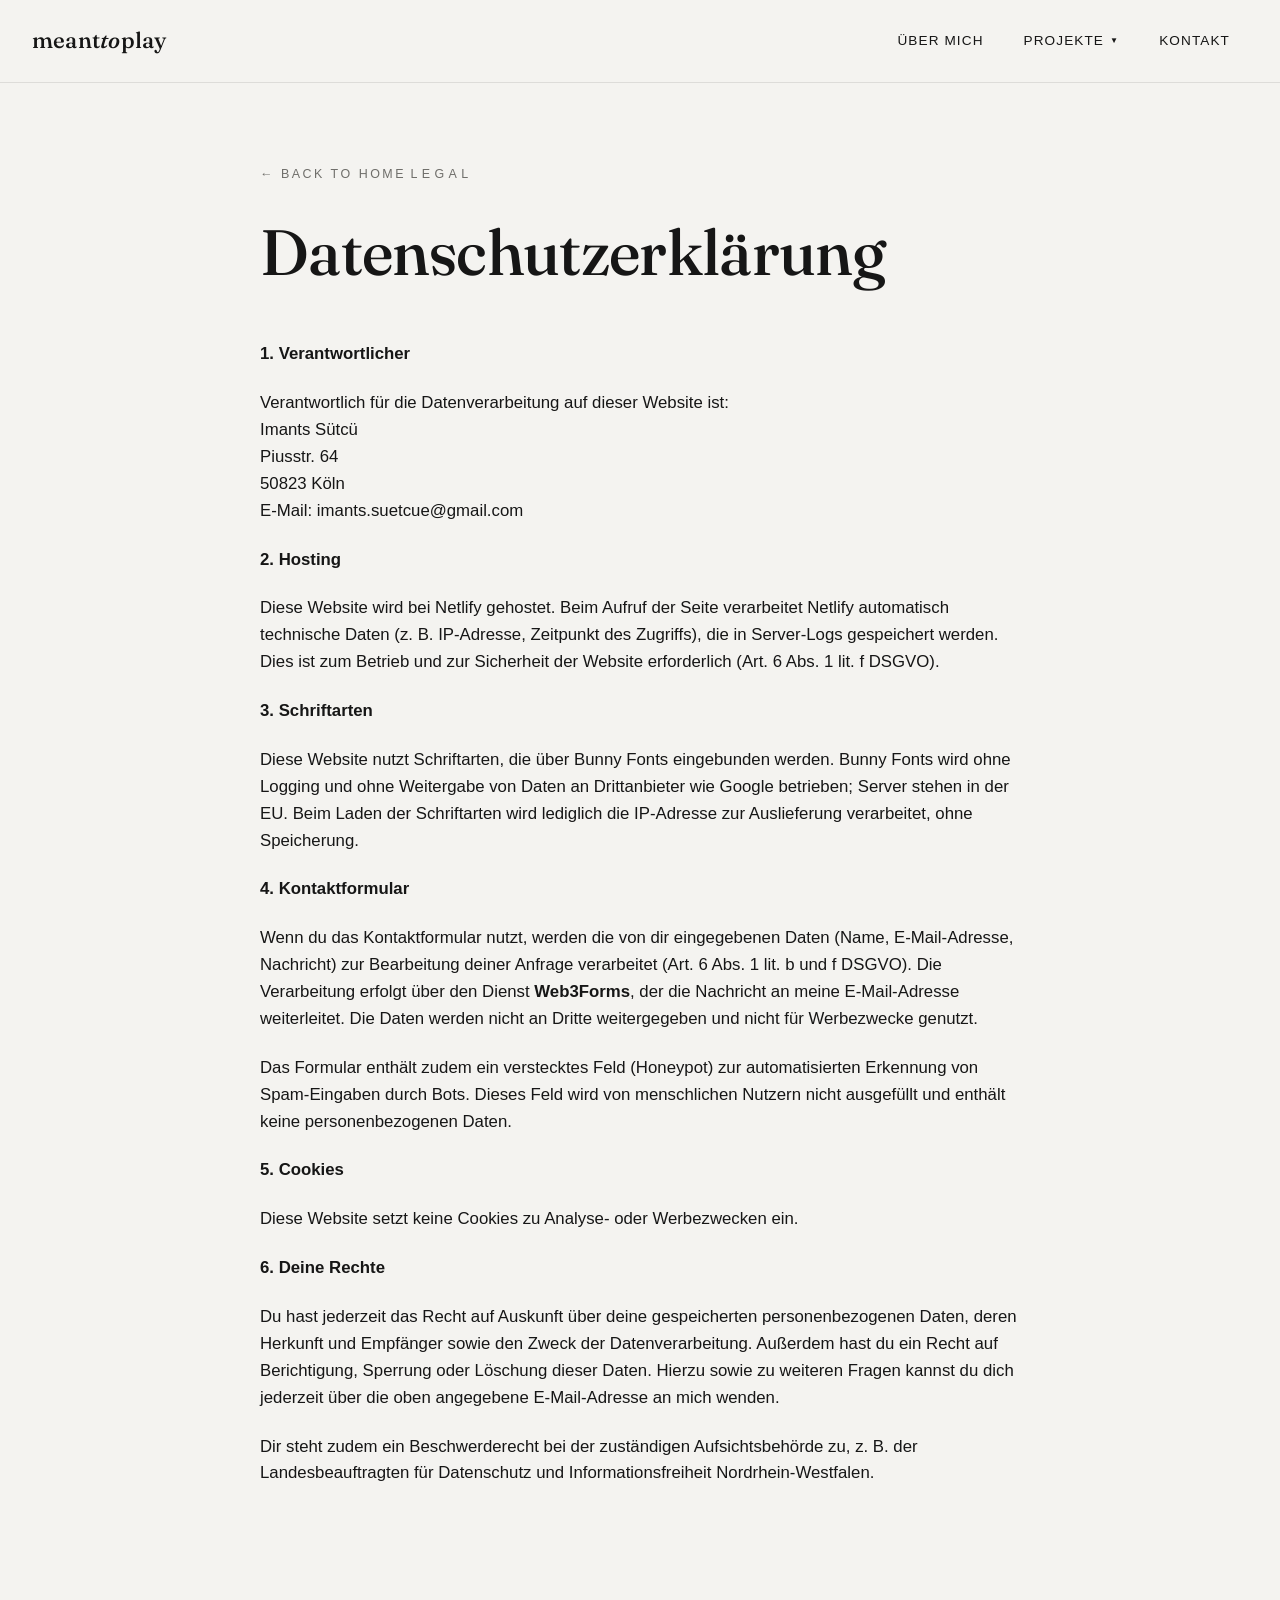
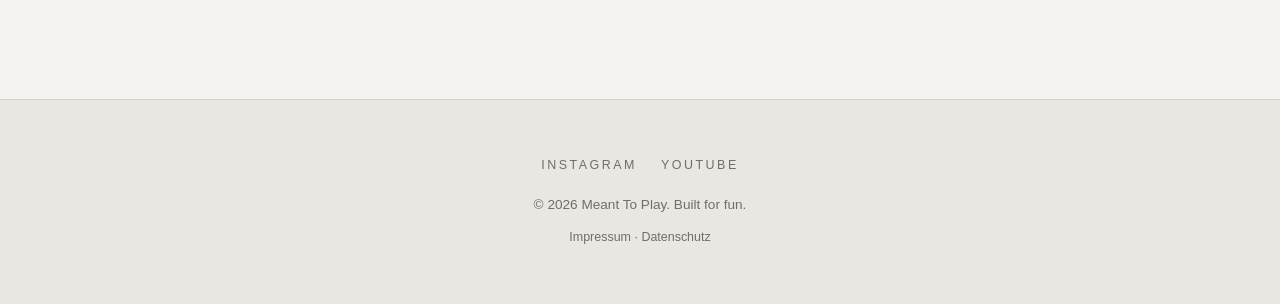
<file: datenschutz.html>
<!DOCTYPE html>
<html lang="de">
<head>
<meta charset="UTF-8">
<meta name="viewport" content="width=device-width, initial-scale=1.0">
<title>Datenschutz · Meant To Play</title>
<meta name="robots" content="noindex">
<link rel="preconnect" href="https://fonts.bunny.net">
<link href="https://fonts.bunny.net/css?family=work-sans:300,400,500|fraunces:300i,500" rel="stylesheet">
<link rel="stylesheet" href="css/style.css">
</head>
<body>

<header class="site-header scrolled">
  <nav class="nav">
    <a href="index.html#top" class="logo">meant<span>to</span>play</a>
    <button class="nav-toggle" aria-label="Toggle menu" aria-expanded="false">&#9776;</button>
    <ul class="nav-links">
      <li><a href="index.html#about">Über mich</a></li>
      <li>
        <button class="dropdown-toggle" aria-haspopup="true" aria-expanded="false">
          Projekte <span class="caret">&#9660;</span>
        </button>
        <ul class="dropdown">
          <li><a href="projects/pokerface.html">Pokerface</a></li>
          <li><a href="projects/the-intern.html">The Intern</a></li>
          <li><a href="projects/the-projectdeveloper.html">The Projectdeveloper</a></li>
        </ul>
      </li>
      <li><a href="index.html#contact">Kontakt</a></li>
    </ul>
  </nav>
</header>

<main>
  <section class="project-hero">
    <div class="container">
      <div class="project-hero-inner">
        <a href="index.html#top" class="back-link">&#8592; Back to home</a>
        <span class="eyebrow">Legal</span>
        <h1>Datenschutzerkl&auml;rung</h1>
      </div>
    </div>
  </section>

  <section>
    <div class="container">
      <div class="project-content">

        <p><strong>1. Verantwortlicher</strong></p>
        <p>
          Verantwortlich f&uuml;r die Datenverarbeitung auf dieser Website ist:<br>
          Imants S&uuml;tc&uuml;<br>
          Piusstr. 64<br>
          50823 K&ouml;ln<br>
          E-Mail: imants.suetcue@gmail.com
        </p>

        <p><strong>2. Hosting</strong></p>
        <p>Diese Website wird bei Netlify gehostet. Beim Aufruf der Seite verarbeitet Netlify automatisch technische Daten (z. B. IP-Adresse, Zeitpunkt des Zugriffs), die in Server-Logs gespeichert werden. Dies ist zum Betrieb und zur Sicherheit der Website erforderlich (Art. 6 Abs. 1 lit. f DSGVO).</p>

        <p><strong>3. Schriftarten</strong></p>
        <p>Diese Website nutzt Schriftarten, die &uuml;ber Bunny Fonts eingebunden werden. Bunny Fonts wird ohne Logging und ohne Weitergabe von Daten an Drittanbieter wie Google betrieben; Server stehen in der EU. Beim Laden der Schriftarten wird lediglich die IP-Adresse zur Auslieferung verarbeitet, ohne Speicherung.</p>

        <p><strong>4. Kontaktformular</strong></p>
        <p>Wenn du das Kontaktformular nutzt, werden die von dir eingegebenen Daten (Name, E-Mail-Adresse, Nachricht) zur Bearbeitung deiner Anfrage verarbeitet (Art. 6 Abs. 1 lit. b und f DSGVO). Die Verarbeitung erfolgt &uuml;ber den Dienst <strong>Web3Forms</strong>, der die Nachricht an meine E-Mail-Adresse weiterleitet. Die Daten werden nicht an Dritte weitergegeben und nicht f&uuml;r Werbezwecke genutzt.</p>
        <p>Das Formular enth&auml;lt zudem ein verstecktes Feld (Honeypot) zur automatisierten Erkennung von Spam-Eingaben durch Bots. Dieses Feld wird von menschlichen Nutzern nicht ausgef&uuml;llt und enth&auml;lt keine personenbezogenen Daten.</p>

        <p><strong>5. Cookies</strong></p>
        <p>Diese Website setzt keine Cookies zu Analyse- oder Werbezwecken ein.</p>

        <p><strong>6. Deine Rechte</strong></p>
        <p>Du hast jederzeit das Recht auf Auskunft &uuml;ber deine gespeicherten personenbezogenen Daten, deren Herkunft und Empf&auml;nger sowie den Zweck der Datenverarbeitung. Au&szlig;erdem hast du ein Recht auf Berichtigung, Sperrung oder L&ouml;schung dieser Daten. Hierzu sowie zu weiteren Fragen kannst du dich jederzeit &uuml;ber die oben angegebene E-Mail-Adresse an mich wenden.</p>
        <p>Dir steht zudem ein Beschwerderecht bei der zust&auml;ndigen Aufsichtsbeh&ouml;rde zu, z. B. der Landesbeauftragten f&uuml;r Datenschutz und Informationsfreiheit Nordrhein-Westfalen.</p>

      </div>
    </div>
  </section>
</main>

<footer class="site-footer">
  <div class="container">
    <div class="socials">
      <a href="https://www.instagram.com/imantssuetcue?igsh=MXR2cmdhZXhpb3UwZQ%3D%3D&amp;utm_source=qr" target="_blank" rel="noopener">Instagram</a>
      <a href="https://www.youtube.com/@imantssuetcue" target="_blank" rel="noopener">YouTube</a>
    </div>
    <p>&copy; <span id="year"></span> Meant To Play. Built for fun.</p>
    <p class="legal-links"><a href="impressum.html">Impressum</a> &middot; <a href="datenschutz.html">Datenschutz</a></p>
  </div>
</footer>

<script src="js/main.js"></script>
</body>
</html>
</file>
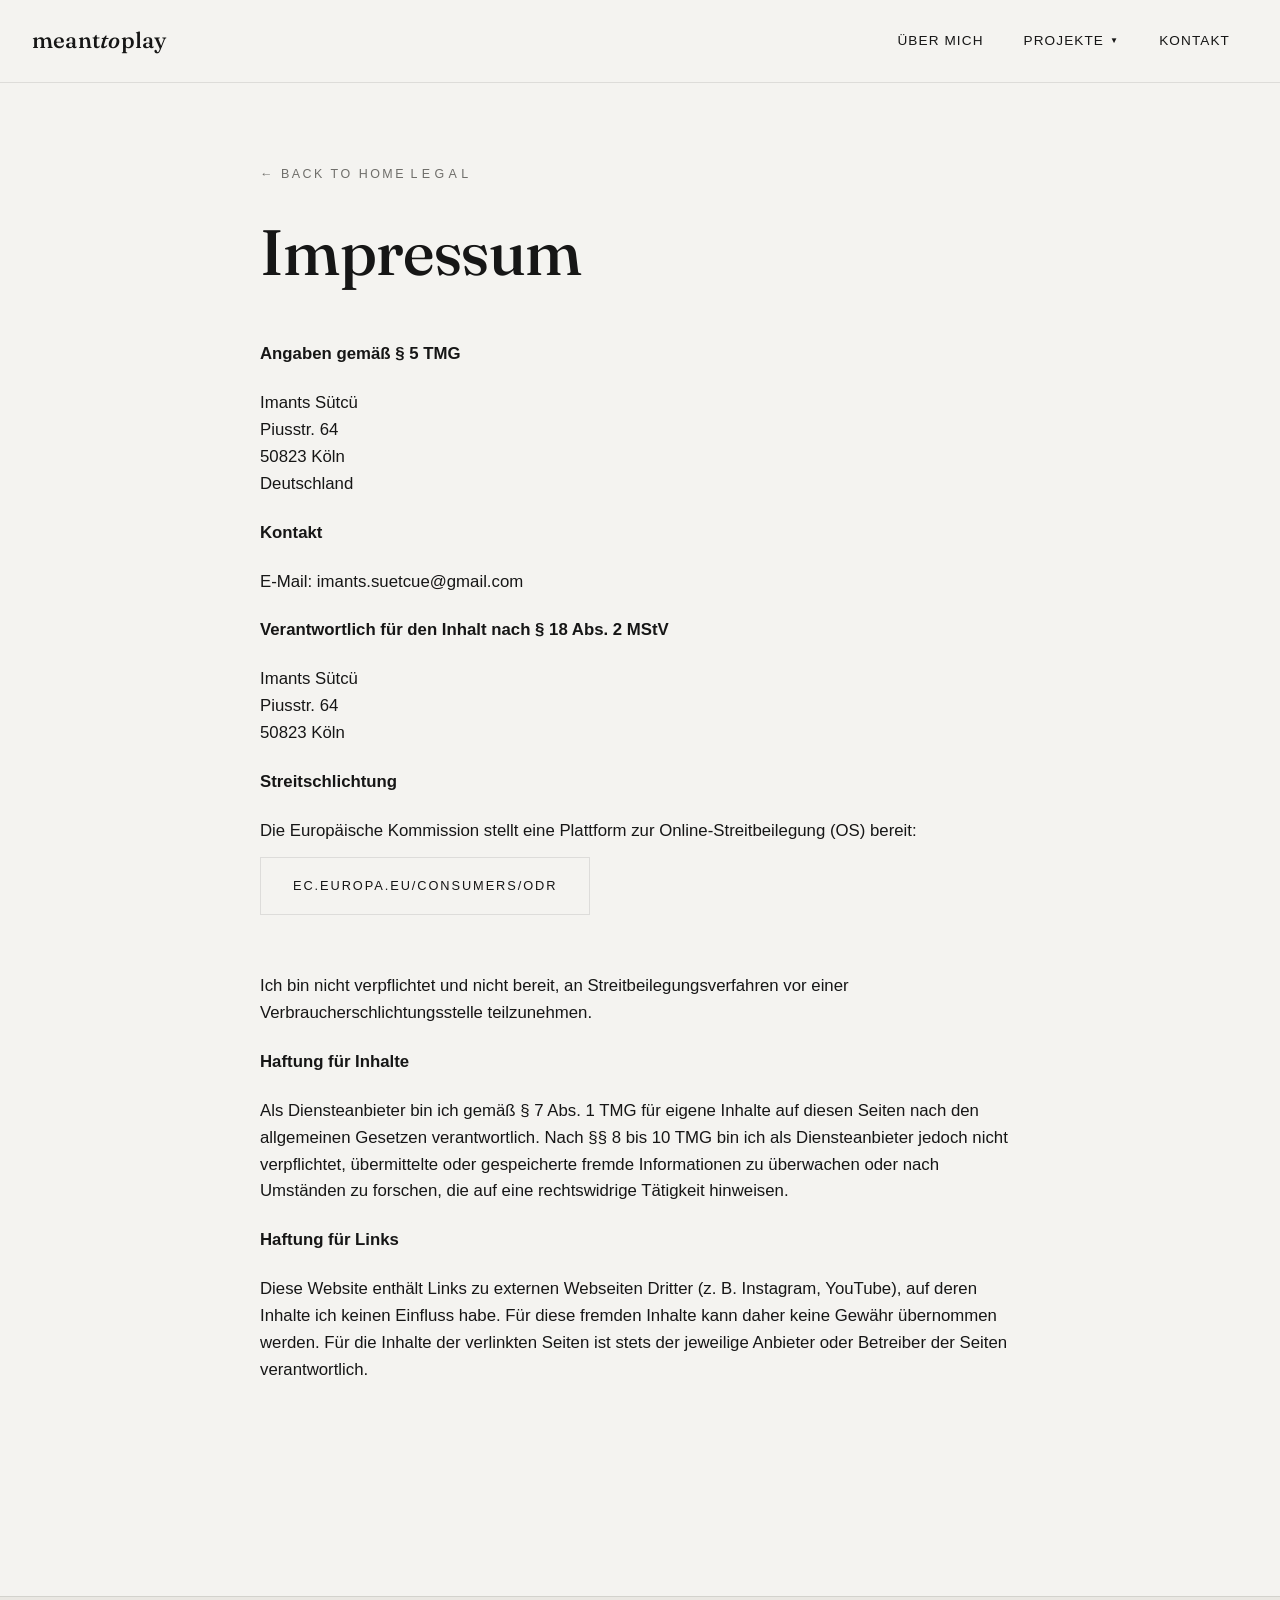
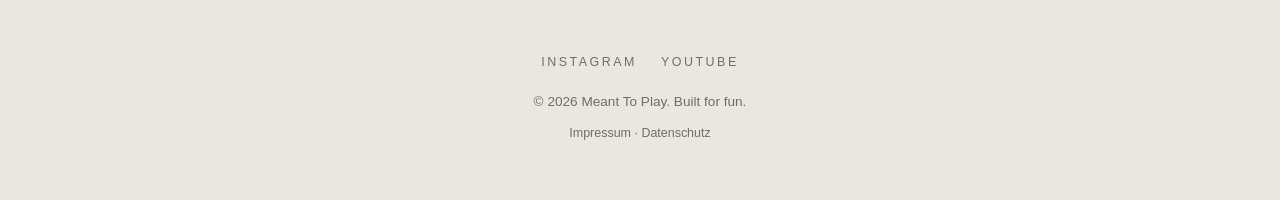
<file: impressum.html>
<!DOCTYPE html>
<html lang="de">
<head>
<meta charset="UTF-8">
<meta name="viewport" content="width=device-width, initial-scale=1.0">
<title>Impressum · Meant To Play</title>
<meta name="robots" content="noindex">
<link rel="preconnect" href="https://fonts.bunny.net">
<link href="https://fonts.bunny.net/css?family=work-sans:300,400,500|fraunces:300i,500" rel="stylesheet">
<link rel="stylesheet" href="css/style.css">
</head>
<body>

<header class="site-header scrolled">
  <nav class="nav">
    <a href="index.html#top" class="logo">meant<span>to</span>play</a>
    <button class="nav-toggle" aria-label="Toggle menu" aria-expanded="false">&#9776;</button>
    <ul class="nav-links">
      <li><a href="index.html#about">Über mich</a></li>
      <li>
        <button class="dropdown-toggle" aria-haspopup="true" aria-expanded="false">
          Projekte <span class="caret">&#9660;</span>
        </button>
        <ul class="dropdown">
          <li><a href="projects/pokerface.html">Pokerface</a></li>
          <li><a href="projects/the-intern.html">The Intern</a></li>
          <li><a href="projects/the-projectdeveloper.html">The Projectdeveloper</a></li>
        </ul>
      </li>
      <li><a href="index.html#contact">Kontakt</a></li>
    </ul>
  </nav>
</header>

<main>
  <section class="project-hero">
    <div class="container">
      <div class="project-hero-inner">
        <a href="index.html#top" class="back-link">&#8592; Back to home</a>
        <span class="eyebrow">Legal</span>
        <h1>Impressum</h1>
      </div>
    </div>
  </section>

  <section>
    <div class="container">
      <div class="project-content">
        <p><strong>Angaben gem&auml;&szlig; &sect; 5 TMG</strong></p>
        <p>
          Imants S&uuml;tc&uuml;<br>
          Piusstr. 64<br>
          50823 K&ouml;ln<br>
          Deutschland
        </p>

        <p><strong>Kontakt</strong></p>
        <p>E-Mail: imants.suetcue@gmail.com</p>

        <p><strong>Verantwortlich f&uuml;r den Inhalt nach &sect; 18 Abs. 2 MStV</strong></p>
        <p>
          Imants S&uuml;tc&uuml;<br>
          Piusstr. 64<br>
          50823 K&ouml;ln
        </p>

        <p><strong>Streitschlichtung</strong></p>
        <p>Die Europ&auml;ische Kommission stellt eine Plattform zur Online-Streitbeilegung (OS) bereit: <a href="https://ec.europa.eu/consumers/odr/" class="resource-link" target="_blank" rel="noopener">ec.europa.eu/consumers/odr</a></p>
        <p>Ich bin nicht verpflichtet und nicht bereit, an Streitbeilegungsverfahren vor einer Verbraucherschlichtungsstelle teilzunehmen.</p>

        <p><strong>Haftung f&uuml;r Inhalte</strong></p>
        <p>Als Diensteanbieter bin ich gem&auml;&szlig; &sect; 7 Abs. 1 TMG f&uuml;r eigene Inhalte auf diesen Seiten nach den allgemeinen Gesetzen verantwortlich. Nach &sect;&sect; 8 bis 10 TMG bin ich als Diensteanbieter jedoch nicht verpflichtet, &uuml;bermittelte oder gespeicherte fremde Informationen zu &uuml;berwachen oder nach Umst&auml;nden zu forschen, die auf eine rechtswidrige T&auml;tigkeit hinweisen.</p>

        <p><strong>Haftung f&uuml;r Links</strong></p>
        <p>Diese Website enth&auml;lt Links zu externen Webseiten Dritter (z. B. Instagram, YouTube), auf deren Inhalte ich keinen Einfluss habe. F&uuml;r diese fremden Inhalte kann daher keine Gew&auml;hr &uuml;bernommen werden. F&uuml;r die Inhalte der verlinkten Seiten ist stets der jeweilige Anbieter oder Betreiber der Seiten verantwortlich.</p>
      </div>
    </div>
  </section>
</main>

<footer class="site-footer">
  <div class="container">
    <div class="socials">
      <a href="https://www.instagram.com/imantssuetcue?igsh=MXR2cmdhZXhpb3UwZQ%3D%3D&amp;utm_source=qr" target="_blank" rel="noopener">Instagram</a>
      <a href="https://www.youtube.com/@imantssuetcue" target="_blank" rel="noopener">YouTube</a>
    </div>
    <p>&copy; <span id="year"></span> Meant To Play. Built for fun.</p>
    <p class="legal-links"><a href="impressum.html">Impressum</a> &middot; <a href="datenschutz.html">Datenschutz</a></p>
  </div>
</footer>

<script src="js/main.js"></script>
</body>
</html>
</file>
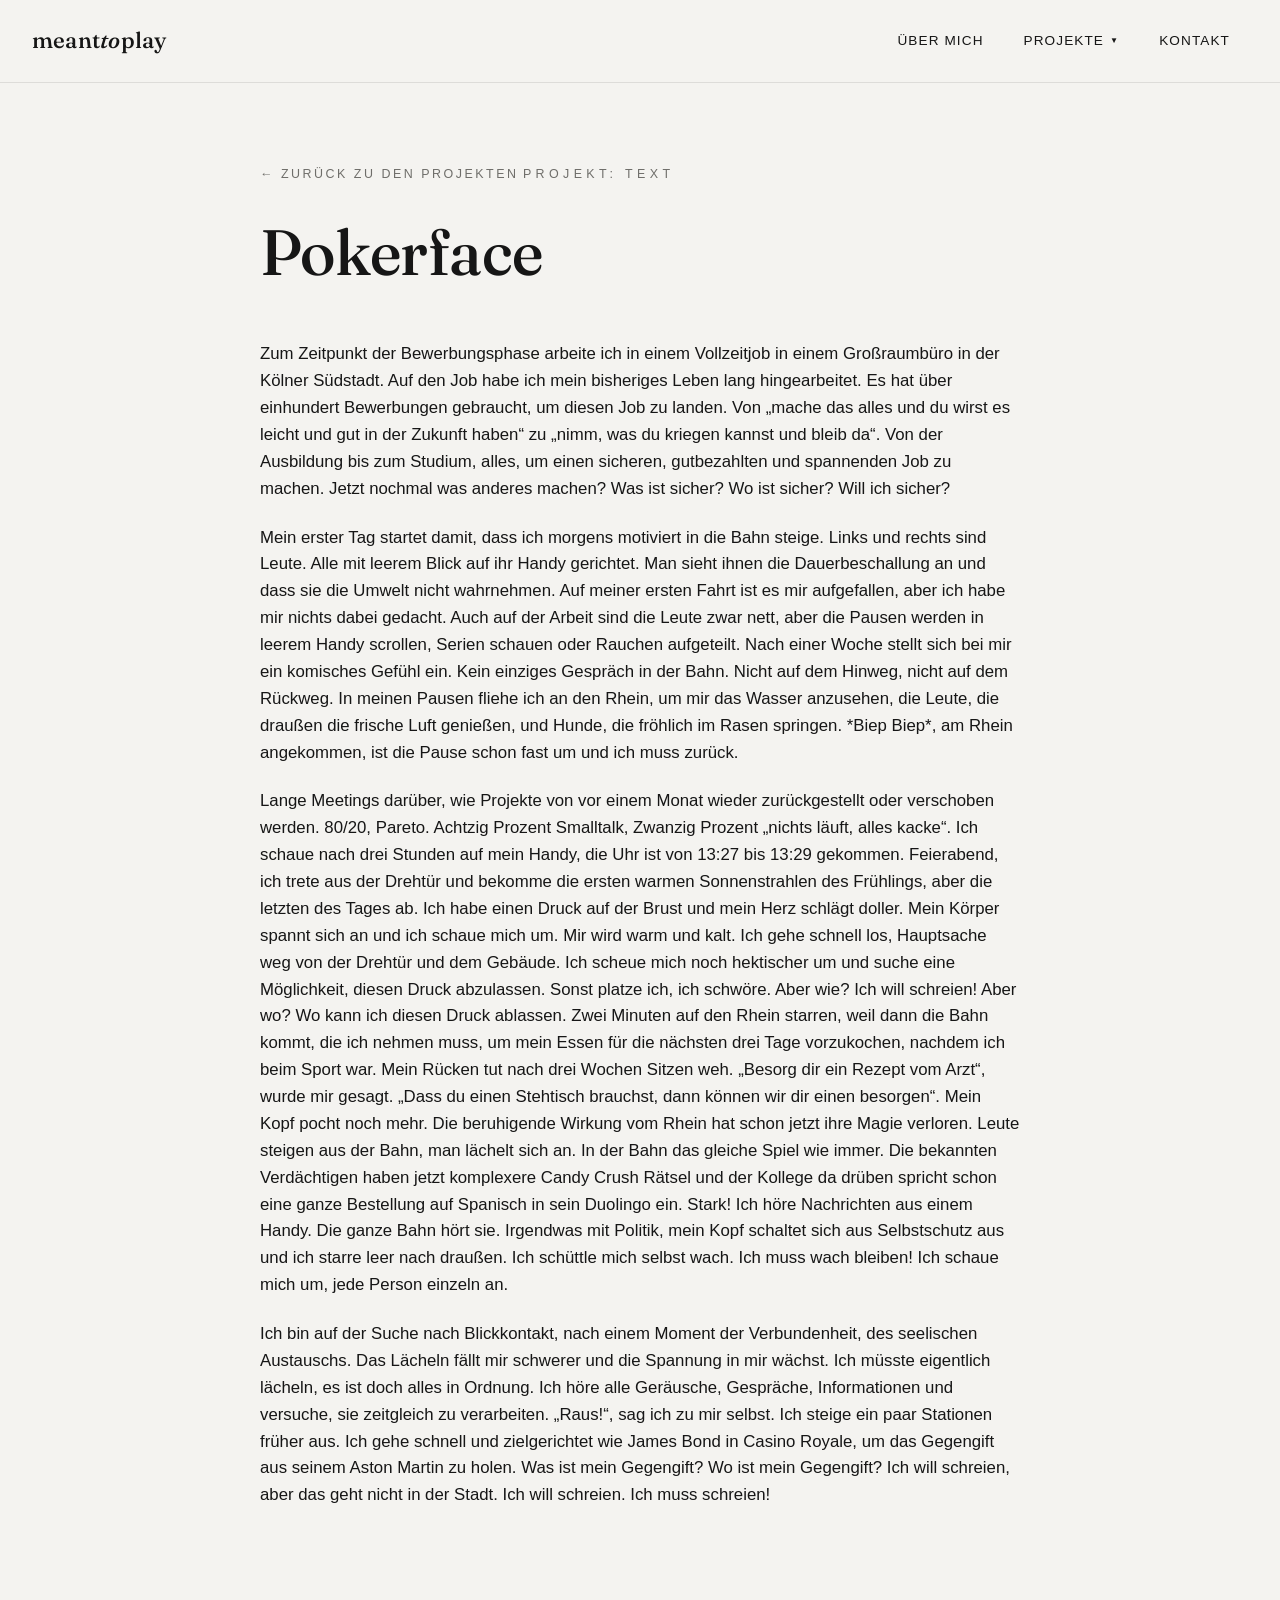
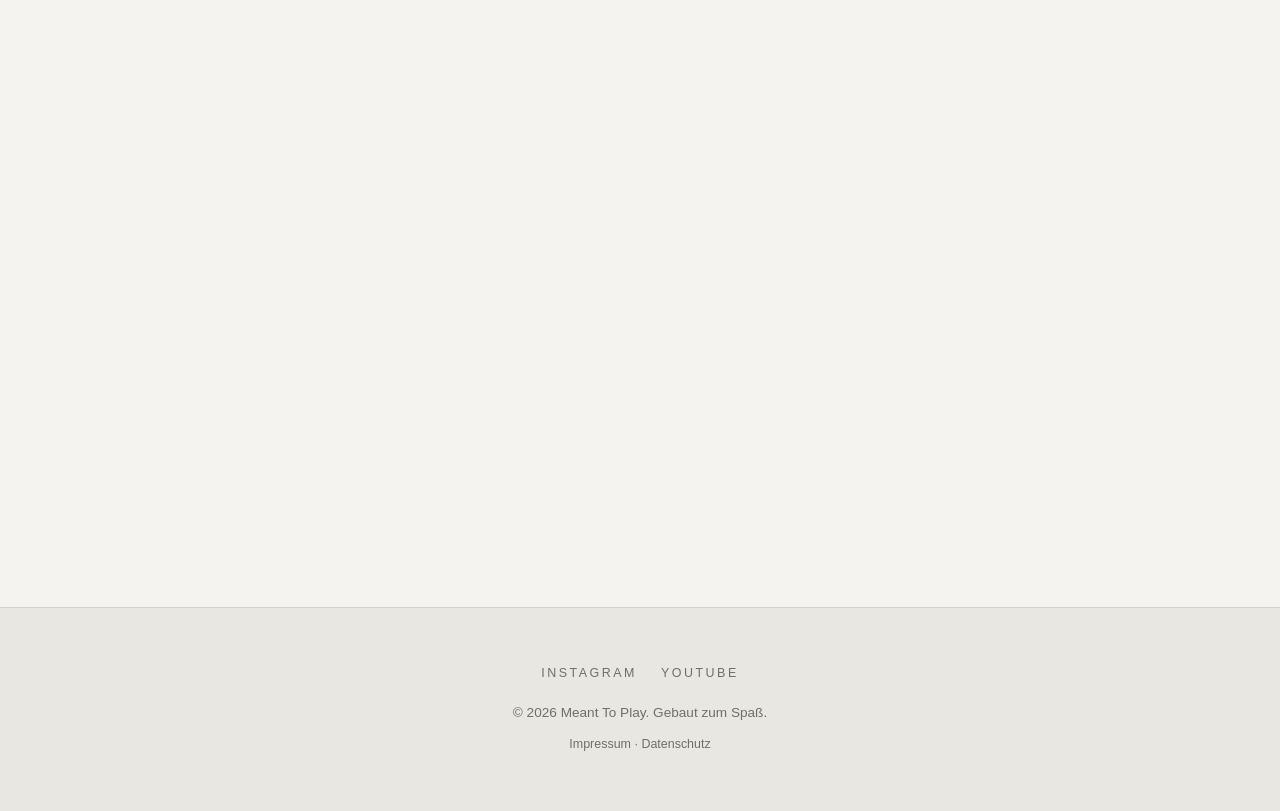
<file: projects/pokerface.html>
<!DOCTYPE html>
<html lang="de">
<head>
<meta charset="UTF-8">
<meta name="viewport" content="width=device-width, initial-scale=1.0">
<title>Pokerface · Meant To Play</title>
<meta name="description" content="Pokerface: ein Text über den Job, den Druck und den Moment, an dem alles kippt.">
<link rel="preconnect" href="https://fonts.bunny.net">
<link href="https://fonts.bunny.net/css?family=work-sans:300,400,500|fraunces:300i,500" rel="stylesheet">
<link rel="stylesheet" href="../css/style.css">
</head>
<body>

<header class="site-header scrolled">
  <nav class="nav">
    <a href="../index.html#top" class="logo">meant<span>to</span>play</a>
    <button class="nav-toggle" aria-label="Toggle menu" aria-expanded="false">&#9776;</button>
    <ul class="nav-links">
      <li><a href="../index.html#about">Über mich</a></li>
      <li>
        <button class="dropdown-toggle" aria-haspopup="true" aria-expanded="false">
          Projekte <span class="caret">&#9660;</span>
        </button>
        <ul class="dropdown">
          <li><a href="pokerface.html">Pokerface</a></li>
          <li><a href="the-intern.html">The Intern</a></li>
          <li><a href="the-projectdeveloper.html">The Projectdeveloper</a></li>
        </ul>
      </li>
      <li><a href="../index.html#contact">Kontakt</a></li>
    </ul>
  </nav>
</header>

<main>
  <section class="project-hero">
    <div class="container">
      <div class="project-hero-inner">
        <a href="../index.html#projects" class="back-link">&#8592; Zurück zu den Projekten</a>
        <span class="eyebrow">Projekt: Text</span>
        <h1>Pokerface</h1>
      </div>
    </div>
  </section>

  <section>
    <div class="container">
      <div class="project-content">
        <p>Zum Zeitpunkt der Bewerbungsphase arbeite ich in einem Vollzeitjob in einem Gro&szlig;raumb&uuml;ro in der K&ouml;lner S&uuml;dstadt. Auf den Job habe ich mein bisheriges Leben lang hingearbeitet. Es hat &uuml;ber einhundert Bewerbungen gebraucht, um diesen Job zu landen. Von &bdquo;mache das alles und du wirst es leicht und gut in der Zukunft haben&ldquo; zu &bdquo;nimm, was du kriegen kannst und bleib da&ldquo;. Von der Ausbildung bis zum Studium, alles, um einen sicheren, gutbezahlten und spannenden Job zu machen. Jetzt nochmal was anderes machen? Was ist sicher? Wo ist sicher? Will ich sicher?</p>

        <p>Mein erster Tag startet damit, dass ich morgens motiviert in die Bahn steige. Links und rechts sind Leute. Alle mit leerem Blick auf ihr Handy gerichtet. Man sieht ihnen die Dauerbeschallung an und dass sie die Umwelt nicht wahrnehmen. Auf meiner ersten Fahrt ist es mir aufgefallen, aber ich habe mir nichts dabei gedacht. Auch auf der Arbeit sind die Leute zwar nett, aber die Pausen werden in leerem Handy scrollen, Serien schauen oder Rauchen aufgeteilt. Nach einer Woche stellt sich bei mir ein komisches Gef&uuml;hl ein. Kein einziges Gespr&auml;ch in der Bahn. Nicht auf dem Hinweg, nicht auf dem R&uuml;ckweg. In meinen Pausen fliehe ich an den Rhein, um mir das Wasser anzusehen, die Leute, die drau&szlig;en die frische Luft genie&szlig;en, und Hunde, die fr&ouml;hlich im Rasen springen. *Biep Biep*, am Rhein angekommen, ist die Pause schon fast um und ich muss zur&uuml;ck.</p>

        <p>Lange Meetings dar&uuml;ber, wie Projekte von vor einem Monat wieder zur&uuml;ckgestellt oder verschoben werden. 80/20, Pareto. Achtzig Prozent Smalltalk, Zwanzig Prozent &bdquo;nichts l&auml;uft, alles kacke&ldquo;. Ich schaue nach drei Stunden auf mein Handy, die Uhr ist von 13:27 bis 13:29 gekommen. Feierabend, ich trete aus der Drehtür und bekomme die ersten warmen Sonnenstrahlen des Fr&uuml;hlings, aber die letzten des Tages ab. Ich habe einen Druck auf der Brust und mein Herz schl&auml;gt doller. Mein K&ouml;rper spannt sich an und ich schaue mich um. Mir wird warm und kalt. Ich gehe schnell los, Hauptsache weg von der Drehtür und dem Geb&auml;ude. Ich scheue mich noch hektischer um und suche eine M&ouml;glichkeit, diesen Druck abzulassen. Sonst platze ich, ich schw&ouml;re. Aber wie? Ich will schreien! Aber wo? Wo kann ich diesen Druck ablassen. Zwei Minuten auf den Rhein starren, weil dann die Bahn kommt, die ich nehmen muss, um mein Essen f&uuml;r die n&auml;chsten drei Tage vorzukochen, nachdem ich beim Sport war. Mein R&uuml;cken tut nach drei Wochen Sitzen weh. &bdquo;Besorg dir ein Rezept vom Arzt&ldquo;, wurde mir gesagt. &bdquo;Dass du einen Stehtisch brauchst, dann k&ouml;nnen wir dir einen besorgen&ldquo;. Mein Kopf pocht noch mehr. Die beruhigende Wirkung vom Rhein hat schon jetzt ihre Magie verloren. Leute steigen aus der Bahn, man l&auml;chelt sich an. In der Bahn das gleiche Spiel wie immer. Die bekannten Verd&auml;chtigen haben jetzt komplexere Candy Crush R&auml;tsel und der Kollege da dr&uuml;ben spricht schon eine ganze Bestellung auf Spanisch in sein Duolingo ein. Stark! Ich h&ouml;re Nachrichten aus einem Handy. Die ganze Bahn h&ouml;rt sie. Irgendwas mit Politik, mein Kopf schaltet sich aus Selbstschutz aus und ich starre leer nach drau&szlig;en. Ich sch&uuml;ttle mich selbst wach. Ich muss wach bleiben! Ich schaue mich um, jede Person einzeln an.</p>

        <p>Ich bin auf der Suche nach Blickkontakt, nach einem Moment der Verbundenheit, des seelischen Austauschs. Das L&auml;cheln f&auml;llt mir schwerer und die Spannung in mir w&auml;chst. Ich m&uuml;sste eigentlich l&auml;cheln, es ist doch alles in Ordnung. Ich h&ouml;re alle Ger&auml;usche, Gespr&auml;che, Informationen und versuche, sie zeitgleich zu verarbeiten. &bdquo;Raus!&ldquo;, sag ich zu mir selbst. Ich steige ein paar Stationen fr&uuml;her aus. Ich gehe schnell und zielgerichtet wie James Bond in Casino Royale, um das Gegengift aus seinem Aston Martin zu holen. Was ist mein Gegengift? Wo ist mein Gegengift? Ich will schreien, aber das geht nicht in der Stadt. Ich will schreien. Ich muss schreien!</p>

        <div class="video-embed">
          <iframe src="https://www.youtube.com/embed/vAmbqu6MsV0" title="Pokerface" allow="accelerometer; autoplay; clipboard-write; encrypted-media; gyroscope; picture-in-picture; web-share" allowfullscreen loading="lazy"></iframe>
        </div>
      </div>
    </div>
  </section>
</main>

<footer class="site-footer">
  <div class="container">
    <div class="socials">
      <a href="https://www.instagram.com/imantssuetcue?igsh=MXR2cmdhZXhpb3UwZQ%3D%3D&amp;utm_source=qr" target="_blank" rel="noopener">Instagram</a>
      <a href="https://www.youtube.com/@imantssuetcue" target="_blank" rel="noopener">YouTube</a>
    </div>
    <p>&copy; <span id="year"></span> Meant To Play. Gebaut zum Spaß.</p>
    <p class="legal-links"><a href="../impressum.html">Impressum</a> &middot; <a href="../datenschutz.html">Datenschutz</a></p>
  </div>
</footer>

<script src="../js/main.js"></script>
</body>
</html>
</file>
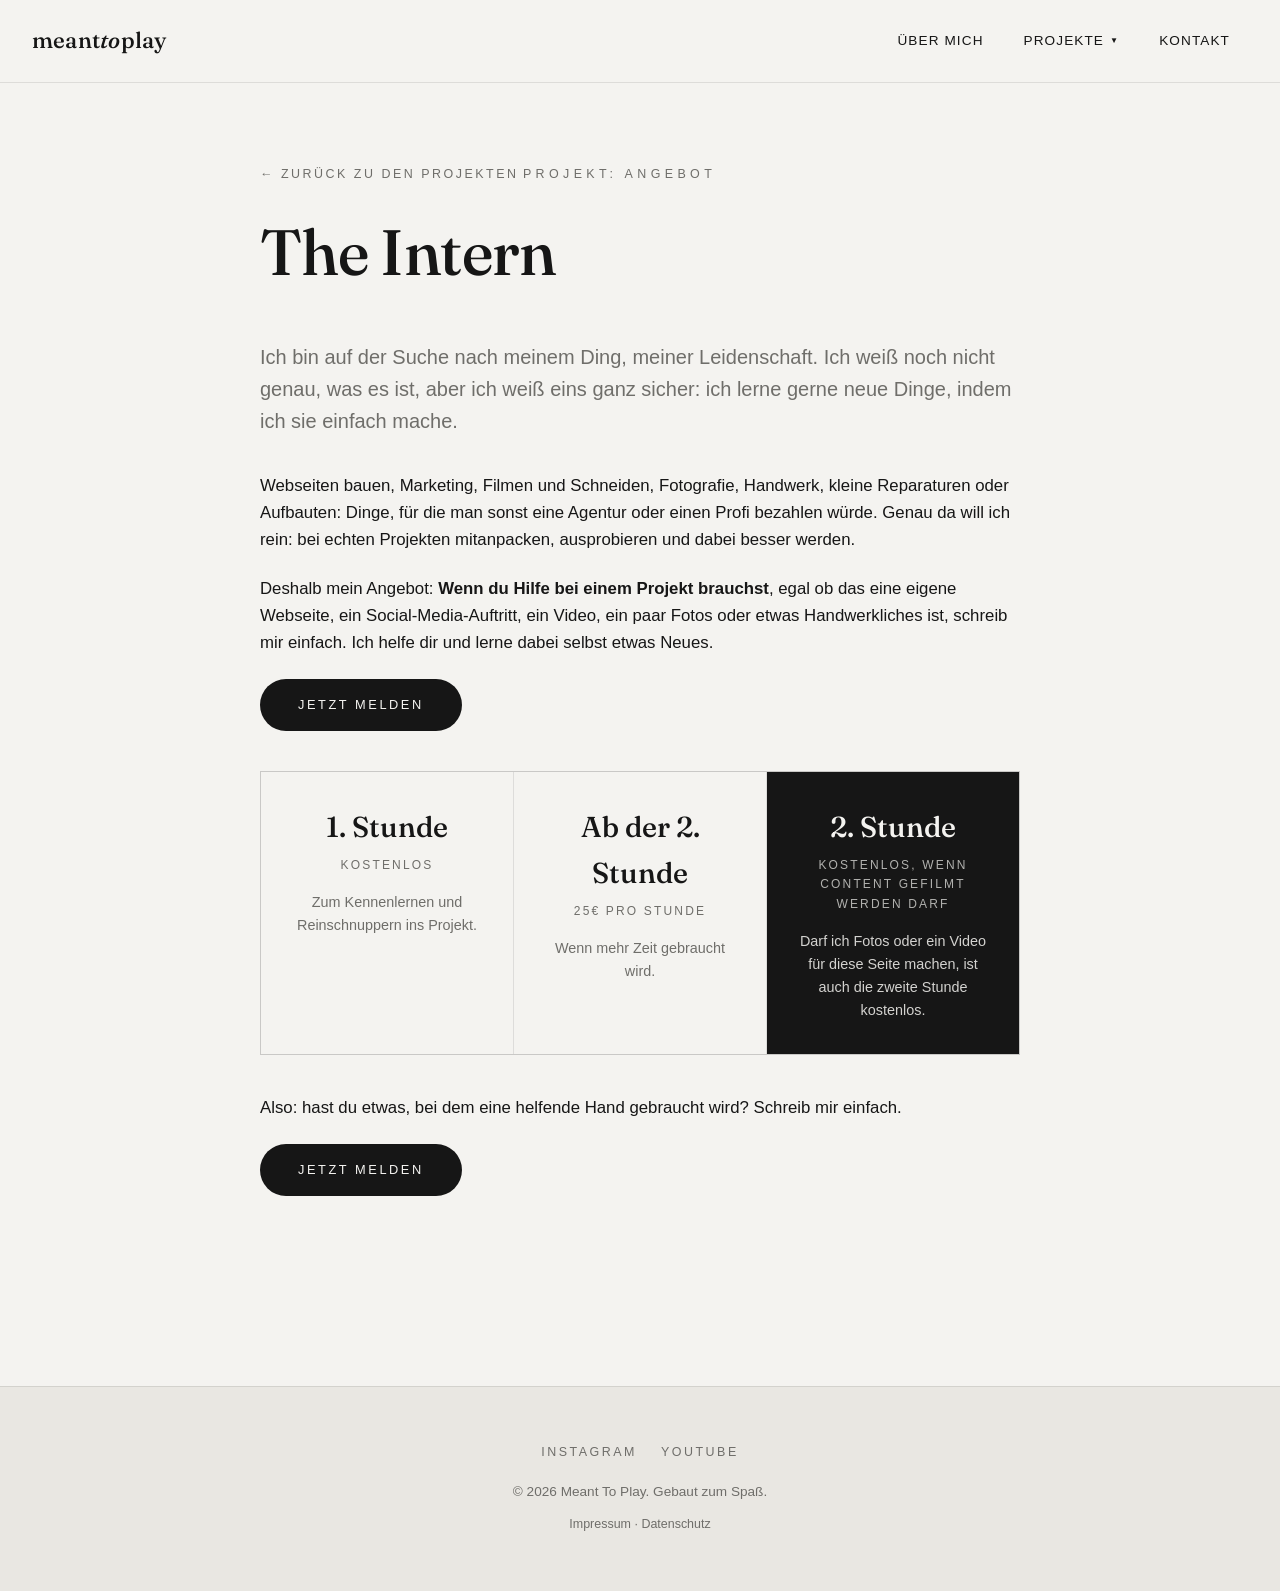
<file: projects/the-intern.html>
<!DOCTYPE html>
<html lang="de">
<head>
<meta charset="UTF-8">
<meta name="viewport" content="width=device-width, initial-scale=1.0">
<title>The Intern · Meant To Play</title>
<meta name="description" content="The Intern: auf der Suche nach meiner Leidenschaft, und ein Angebot. Ich helfe dir, kostenlos oder gegen eine kleine Vergütung.">
<link rel="preconnect" href="https://fonts.bunny.net">
<link href="https://fonts.bunny.net/css?family=work-sans:300,400,500|fraunces:300i,500" rel="stylesheet">
<link rel="stylesheet" href="../css/style.css">
</head>
<body>

<header class="site-header scrolled">
  <nav class="nav">
    <a href="../index.html#top" class="logo">meant<span>to</span>play</a>
    <button class="nav-toggle" aria-label="Toggle menu" aria-expanded="false">&#9776;</button>
    <ul class="nav-links">
      <li><a href="../index.html#about">Über mich</a></li>
      <li>
        <button class="dropdown-toggle" aria-haspopup="true" aria-expanded="false">
          Projekte <span class="caret">&#9660;</span>
        </button>
        <ul class="dropdown">
          <li><a href="pokerface.html">Pokerface</a></li>
          <li><a href="the-intern.html">The Intern</a></li>
          <li><a href="the-projectdeveloper.html">The Projectdeveloper</a></li>
        </ul>
      </li>
      <li><a href="../index.html#contact">Kontakt</a></li>
    </ul>
  </nav>
</header>

<main>
  <section class="project-hero">
    <div class="container">
      <div class="project-hero-inner">
        <a href="../index.html#projects" class="back-link">&#8592; Zurück zu den Projekten</a>
        <span class="eyebrow">Projekt: Angebot</span>
        <h1>The Intern</h1>
      </div>
    </div>
  </section>

  <section>
    <div class="container">
      <div class="project-content">
        <p class="lede">Ich bin auf der Suche nach meinem Ding, meiner Leidenschaft. Ich wei&szlig; noch nicht genau, was es ist, aber ich wei&szlig; eins ganz sicher: ich lerne gerne neue Dinge, indem ich sie einfach mache.</p>

        <p>Webseiten bauen, Marketing, Filmen und Schneiden, Fotografie, Handwerk, kleine Reparaturen oder Aufbauten: Dinge, f&uuml;r die man sonst eine Agentur oder einen Profi bezahlen w&uuml;rde. Genau da will ich rein: bei echten Projekten mitanpacken, ausprobieren und dabei besser werden.</p>

        <p>Deshalb mein Angebot: <strong>Wenn du Hilfe bei einem Projekt brauchst</strong>, egal ob das eine eigene Webseite, ein Social-Media-Auftritt, ein Video, ein paar Fotos oder etwas Handwerkliches ist, schreib mir einfach. Ich helfe dir und lerne dabei selbst etwas Neues.</p>

        <a href="../index.html#contact" class="btn">Jetzt melden</a>

        <div class="pricing-grid">
          <div class="pricing-card">
            <span class="pricing-value">1. Stunde</span>
            <span class="pricing-label">Kostenlos</span>
            <p>Zum Kennenlernen und Reinschnuppern ins Projekt.</p>
          </div>
          <div class="pricing-card">
            <span class="pricing-value">Ab der 2. Stunde</span>
            <span class="pricing-label">25&euro; pro Stunde</span>
            <p>Wenn mehr Zeit gebraucht wird.</p>
          </div>
          <div class="pricing-card pricing-card--highlight">
            <span class="pricing-value">2. Stunde</span>
            <span class="pricing-label">Kostenlos, wenn Content gefilmt werden darf</span>
            <p>Darf ich Fotos oder ein Video f&uuml;r diese Seite machen, ist auch die zweite Stunde kostenlos.</p>
          </div>
        </div>

        <p>Also: hast du etwas, bei dem eine helfende Hand gebraucht wird? Schreib mir einfach.</p>
        <a href="../index.html#contact" class="btn">Jetzt melden</a>
      </div>
    </div>
  </section>
</main>

<footer class="site-footer">
  <div class="container">
    <div class="socials">
      <a href="https://www.instagram.com/imantssuetcue?igsh=MXR2cmdhZXhpb3UwZQ%3D%3D&amp;utm_source=qr" target="_blank" rel="noopener">Instagram</a>
      <a href="https://www.youtube.com/@imantssuetcue" target="_blank" rel="noopener">YouTube</a>
    </div>
    <p>&copy; <span id="year"></span> Meant To Play. Gebaut zum Spaß.</p>
    <p class="legal-links"><a href="../impressum.html">Impressum</a> &middot; <a href="../datenschutz.html">Datenschutz</a></p>
  </div>
</footer>

<script src="../js/main.js"></script>
</body>
</html>
</file>
<file: css/style.css>
:root {
  --color-bg: #f4f3f0;
  --color-bg-alt: #e9e7e2;
  --color-text: #161616;
  --color-muted: #6f6e6a;
  --color-line: rgba(22, 22, 22, 0.1);
  --max-width: 1100px;
  --radius: 4px;
  --transition: 0.3s ease;
}

* {
  box-sizing: border-box;
  margin: 0;
  padding: 0;
}

html {
  scroll-behavior: smooth;
}

body {
  font-family: 'Work Sans', sans-serif;
  font-weight: 300;
  color: var(--color-text);
  background: var(--color-bg);
  line-height: 1.6;
  -webkit-font-smoothing: antialiased;
}

h1, h2, h3, h4 {
  font-family: 'Fraunces', serif;
  font-weight: 500;
  line-height: 1.1;
  letter-spacing: -0.01em;
}

a {
  color: inherit;
  text-decoration: none;
}

img {
  max-width: 100%;
  display: block;
}

.container {
  max-width: var(--max-width);
  margin: 0 auto;
  padding: 0 24px;
}

/* ---------- Header / Nav ---------- */

.site-header {
  position: fixed;
  top: 0;
  left: 0;
  right: 0;
  z-index: 100;
  transition: background var(--transition), border-color var(--transition);
  border-bottom: 1px solid transparent;
}

.site-header.scrolled {
  background: rgba(244, 243, 240, 0.9);
  backdrop-filter: blur(10px);
  border-bottom: 1px solid var(--color-line);
}

.nav {
  display: flex;
  align-items: center;
  justify-content: space-between;
  padding: 22px 32px;
  width: 100%;
}

.logo {
  font-family: 'Fraunces', serif;
  font-weight: 500;
  font-size: 1.4rem;
  letter-spacing: 0.01em;
  color: #fff;
  transition: color var(--transition);
}

.logo span {
  font-style: italic;
}

.site-header.scrolled .logo {
  color: var(--color-text);
}

.nav-links {
  display: flex;
  align-items: center;
  gap: 4px;
  list-style: none;
}

.nav-links > li {
  position: relative;
}

.nav-links > li > a,
.nav-links > li > button {
  display: inline-flex;
  align-items: center;
  gap: 6px;
  padding: 8px 18px;
  font-weight: 400;
  font-size: 0.85rem;
  letter-spacing: 0.08em;
  text-transform: uppercase;
  border-radius: 999px;
  transition: background var(--transition), color var(--transition);
  background: none;
  border: none;
  font-family: inherit;
  cursor: pointer;
  color: #fff;
}

.site-header.scrolled .nav-links > li > a,
.site-header.scrolled .nav-links > li > button {
  color: var(--color-text);
}

.nav-links > li > a:hover,
.nav-links > li > button:hover,
.nav-links > li.open > button {
  background: rgba(255, 255, 255, 0.12);
}

.site-header.scrolled .nav-links > li > a:hover,
.site-header.scrolled .nav-links > li > button:hover,
.site-header.scrolled .nav-links > li.open > button {
  background: rgba(22, 22, 22, 0.06);
}

.nav-links .caret {
  font-size: 0.6em;
  transition: transform var(--transition);
}

.nav-links > li.open .caret {
  transform: rotate(180deg);
}

/* Dropdown */

.dropdown {
  position: absolute;
  top: calc(100% + 8px);
  left: 50%;
  transform: translateX(-50%) translateY(8px);
  min-width: 200px;
  background: var(--color-text);
  border-radius: var(--radius);
  box-shadow: 0 12px 30px rgba(0, 0, 0, 0.25);
  padding: 8px;
  list-style: none;
  opacity: 0;
  visibility: hidden;
  transition: opacity var(--transition), transform var(--transition), visibility var(--transition);
}

.nav-links > li.open .dropdown,
.nav-links > li:hover .dropdown,
.nav-links > li:focus-within .dropdown {
  opacity: 1;
  visibility: visible;
  transform: translateX(-50%) translateY(0);
}

.dropdown li a {
  display: block;
  padding: 12px 16px;
  border-radius: 2px;
  font-size: 0.85rem;
  font-weight: 400;
  letter-spacing: 0.04em;
  color: #fff;
  transition: background var(--transition);
}

.dropdown li a:hover {
  background: rgba(255, 255, 255, 0.1);
}

/* Mobile nav toggle */

.nav-toggle {
  display: none;
  background: none;
  border: none;
  cursor: pointer;
  font-size: 1.5rem;
  padding: 4px 8px;
  color: #fff;
  transition: color var(--transition);
}

.site-header.scrolled .nav-toggle {
  color: var(--color-text);
}

@media (max-width: 760px) {
  .nav-toggle {
    display: block;
  }

  .nav-links {
    position: absolute;
    top: 100%;
    left: 0;
    right: 0;
    background: var(--color-text);
    flex-direction: column;
    align-items: stretch;
    gap: 0;
    padding: 8px 24px 16px;
    display: none;
  }

  .nav-links.open {
    display: flex;
  }

  .nav-links > li > a,
  .nav-links > li > button {
    width: 100%;
    justify-content: space-between;
    border-radius: 2px;
    color: #fff;
  }

  .dropdown {
    position: static;
    transform: none;
    box-shadow: none;
    opacity: 1;
    visibility: visible;
    display: none;
    width: 100%;
    margin-top: 4px;
    padding-left: 8px;
    background: rgba(255, 255, 255, 0.06);
  }

  .nav-links > li.open .dropdown {
    display: block;
  }
}

/* ---------- Hero Carousel ---------- */

.hero-carousel {
  position: relative;
  height: 100vh;
  min-height: 560px;
  overflow: hidden;
  background: #0c0c0c;
  padding: 0;
}

.hero-carousel .carousel-track {
  display: flex;
  height: 100%;
  transition: transform 1.1s cubic-bezier(0.65, 0, 0.35, 1);
}

.hero-carousel .carousel-slide {
  flex: 0 0 100%;
  height: 100%;
  position: relative;
}

.hero-carousel .carousel-slide img {
  width: 100%;
  height: 100%;
  object-fit: cover;
  filter: grayscale(35%) contrast(1.05);
}

.hero-carousel .carousel-slide::after {
  content: '';
  position: absolute;
  inset: 0;
  background: linear-gradient(180deg, rgba(0, 0, 0, 0.35) 0%, rgba(0, 0, 0, 0.1) 40%, rgba(0, 0, 0, 0.55) 100%);
}

.hero-content {
  position: absolute;
  inset: 0;
  z-index: 5;
  display: flex;
  flex-direction: column;
  align-items: center;
  justify-content: center;
  text-align: center;
  color: #fff;
  pointer-events: none;
  padding: 0 24px;
}

.hero-content .eyebrow {
  font-size: 0.8rem;
  font-weight: 400;
  letter-spacing: 0.35em;
  text-transform: uppercase;
  margin-bottom: 22px;
  opacity: 0.85;
}

.hero-content h1 {
  font-size: clamp(3rem, 10vw, 7rem);
  font-weight: 500;
  margin-bottom: 22px;
}

.hero-content h1 em {
  font-style: italic;
  font-weight: 300;
}

.hero-content p {
  max-width: 520px;
  margin: 0 auto;
  font-size: 1.05rem;
  font-weight: 300;
  opacity: 0.85;
}

.scroll-cue {
  position: absolute;
  bottom: 36px;
  left: 50%;
  transform: translateX(-50%);
  z-index: 5;
  color: #fff;
  display: flex;
  flex-direction: column;
  align-items: center;
  gap: 10px;
  font-size: 0.75rem;
  letter-spacing: 0.3em;
  text-transform: uppercase;
  opacity: 0.85;
}

.scroll-cue .line {
  width: 1px;
  height: 40px;
  background: rgba(255, 255, 255, 0.6);
  animation: scroll-cue-move 2s ease-in-out infinite;
}

@keyframes scroll-cue-move {
  0%, 100% { transform: scaleY(1); transform-origin: top; }
  50% { transform: scaleY(0.4); transform-origin: top; }
}

.hero-carousel .carousel-controls {
  position: absolute;
  inset: 0;
  z-index: 6;
  display: flex;
  align-items: center;
  justify-content: space-between;
  padding: 0 24px;
  pointer-events: none;
}

.hero-carousel .carousel-btn {
  pointer-events: all;
  background: transparent;
  border: 1px solid rgba(255, 255, 255, 0.4);
  color: #fff;
  width: 48px;
  height: 48px;
  border-radius: 50%;
  font-size: 1.3rem;
  cursor: pointer;
  display: flex;
  align-items: center;
  justify-content: center;
  transition: background var(--transition), border-color var(--transition);
}

.hero-carousel .carousel-btn:hover {
  background: rgba(255, 255, 255, 0.12);
  border-color: #fff;
}

.hero-carousel .carousel-dots {
  position: absolute;
  bottom: 36px;
  right: 24px;
  z-index: 6;
  display: flex;
  gap: 10px;
}

.hero-carousel .carousel-dots button {
  width: 8px;
  height: 8px;
  border-radius: 50%;
  border: 1px solid rgba(255, 255, 255, 0.6);
  background: transparent;
  cursor: pointer;
  padding: 0;
  transition: background var(--transition), transform var(--transition);
}

.hero-carousel .carousel-dots button.active {
  background: #fff;
  transform: scale(1.2);
}

.hero-carousel .carousel-caption {
  position: absolute;
  left: 24px;
  bottom: 36px;
  z-index: 6;
  color: rgba(255, 255, 255, 0.75);
  font-size: 0.8rem;
  letter-spacing: 0.15em;
  text-transform: uppercase;
}

/* ---------- Sections (general) ---------- */

section {
  padding: 110px 0;
}

.section-header {
  margin-bottom: 56px;
}

.section-header .eyebrow {
  display: inline-block;
  font-size: 0.78rem;
  font-weight: 400;
  letter-spacing: 0.35em;
  text-transform: uppercase;
  color: var(--color-muted);
  margin-bottom: 16px;
}

.section-header h2 {
  font-size: clamp(2.2rem, 5vw, 3.4rem);
  font-weight: 500;
}

.section-header p {
  margin-top: 18px;
  color: var(--color-muted);
  max-width: 620px;
  font-weight: 300;
}

/* Reveal-on-scroll */

.reveal {
  opacity: 0;
  transform: translateY(28px);
  transition: opacity 0.8s ease, transform 0.8s ease;
}

.reveal.is-visible {
  opacity: 1;
  transform: translateY(0);
}

/* ---------- About ---------- */

.about {
  background: var(--color-bg);
  border-top: 1px solid var(--color-line);
}

.about-grid {
  display: grid;
  grid-template-columns: 1fr 1.3fr;
  gap: 64px;
  align-items: center;
}

.about-photo {
  overflow: hidden;
  aspect-ratio: 4 / 5;
}

.about-photo img {
  width: 100%;
  height: 100%;
  object-fit: cover;
  filter: grayscale(60%);
}

.about-text h2 {
  font-size: clamp(1.9rem, 4vw, 2.6rem);
  margin-bottom: 24px;
  font-weight: 500;
}

.about-text p {
  color: var(--color-muted);
  margin-bottom: 18px;
  font-size: 1.05rem;
  font-weight: 300;
}

.about-text p strong {
  color: var(--color-text);
  font-weight: 500;
}

.about-tags {
  display: flex;
  flex-wrap: wrap;
  gap: 10px;
  margin-top: 28px;
}

.about-tags span {
  border: 1px solid var(--color-line);
  border-radius: 999px;
  padding: 9px 20px;
  font-size: 0.78rem;
  font-weight: 400;
  letter-spacing: 0.1em;
  text-transform: uppercase;
  color: var(--color-muted);
}

@media (max-width: 760px) {
  .about-grid {
    grid-template-columns: 1fr;
  }

  .about-photo {
    max-width: 360px;
    margin: 0 auto;
  }
}

/* ---------- Projects ---------- */

.projects {
  background: var(--color-bg-alt);
  border-top: 1px solid var(--color-line);
}

.projects-grid {
  display: grid;
  grid-template-columns: repeat(auto-fit, minmax(280px, 1fr));
  gap: 1px;
  background: var(--color-line);
  border: 1px solid var(--color-line);
}

.project-card {
  background: var(--color-bg-alt);
  overflow: hidden;
  transition: background var(--transition);
  display: flex;
  flex-direction: column;
}

.project-card:hover {
  background: var(--color-bg);
}

.project-card .thumb {
  aspect-ratio: 4 / 3;
  overflow: hidden;
}

.project-card .thumb img {
  width: 100%;
  height: 100%;
  object-fit: cover;
  filter: grayscale(70%);
  transition: transform 0.6s ease, filter 0.6s ease;
}

.project-card:hover .thumb img {
  transform: scale(1.05);
  filter: grayscale(0%);
}

.project-card .body {
  padding: 28px 30px 32px;
  flex: 1;
  display: flex;
  flex-direction: column;
}

.project-card h3 {
  font-size: 1.4rem;
  margin-bottom: 10px;
  font-weight: 500;
}

.project-card p {
  color: var(--color-muted);
  font-size: 0.95rem;
  font-weight: 300;
  margin-bottom: 22px;
  flex: 1;
}

.project-card .tag {
  display: inline-block;
  font-size: 0.72rem;
  font-weight: 500;
  letter-spacing: 0.25em;
  text-transform: uppercase;
  color: var(--color-muted);
  margin-bottom: 12px;
}

.project-card .link {
  font-weight: 400;
  font-size: 0.8rem;
  letter-spacing: 0.15em;
  text-transform: uppercase;
}

.project-card .link::after {
  content: ' \2192';
}

.project-card.placeholder {
  align-items: center;
  justify-content: center;
  text-align: center;
  color: var(--color-muted);
  padding: 40px 24px;
  font-size: 0.85rem;
  letter-spacing: 0.1em;
  text-transform: uppercase;
}

.project-card.placeholder:hover {
  background: var(--color-bg-alt);
}

/* ---------- Contact ---------- */

.contact {
  background: var(--color-bg);
  border-top: 1px solid var(--color-line);
}

.contact-form {
  max-width: 560px;
  display: flex;
  flex-direction: column;
  gap: 22px;
}

.form-row {
  display: flex;
  flex-direction: column;
  gap: 8px;
}

.form-row label {
  font-weight: 400;
  font-size: 0.78rem;
  letter-spacing: 0.2em;
  text-transform: uppercase;
  color: var(--color-muted);
}

.form-row input,
.form-row textarea {
  font-family: inherit;
  font-weight: 300;
  font-size: 1rem;
  padding: 14px 0;
  border: none;
  border-bottom: 1px solid var(--color-line);
  background: transparent;
  color: var(--color-text);
  border-radius: 0;
  transition: border-color var(--transition);
}

.form-row input:focus,
.form-row textarea:focus {
  outline: none;
  border-color: var(--color-text);
}

.form-row textarea {
  resize: vertical;
  min-height: 130px;
}

/* honeypot field - hidden from humans, bots fill it in */
.hp-field {
  position: absolute;
  left: -9999px;
  width: 1px;
  height: 1px;
  overflow: hidden;
}

.form-status {
  font-size: 0.85rem;
  font-weight: 400;
  letter-spacing: 0.05em;
  min-height: 1.4em;
}

.form-status.success {
  color: var(--color-text);
}

.form-status.error {
  color: #b3261e;
}

/* Buttons */

.btn {
  display: inline-flex;
  align-items: center;
  gap: 10px;
  padding: 16px 38px;
  border-radius: 999px;
  font-weight: 400;
  font-size: 0.8rem;
  letter-spacing: 0.2em;
  text-transform: uppercase;
  background: var(--color-text);
  color: var(--color-bg);
  transition: transform var(--transition), background var(--transition), opacity var(--transition);
  border: none;
  cursor: pointer;
  align-self: flex-start;
}

.btn:hover {
  transform: translateY(-2px);
  opacity: 0.85;
}

.btn.btn-outline {
  background: transparent;
  color: #fff;
  border: 1px solid rgba(255, 255, 255, 0.6);
}

.btn.btn-outline:hover {
  background: rgba(255, 255, 255, 0.1);
}

/* ---------- Footer ---------- */

.site-footer {
  padding: 56px 0;
  text-align: center;
  color: var(--color-muted);
  font-size: 0.85rem;
  font-weight: 300;
  background: var(--color-bg-alt);
  border-top: 1px solid var(--color-line);
}

.site-footer .socials {
  display: flex;
  justify-content: center;
  gap: 24px;
  margin-bottom: 18px;
}

.site-footer .socials a {
  font-weight: 400;
  font-size: 0.78rem;
  letter-spacing: 0.2em;
  text-transform: uppercase;
  transition: color var(--transition);
}

.site-footer .socials a:hover {
  color: var(--color-text);
}

.legal-links {
  margin-top: 12px;
  font-size: 0.78rem;
}

.legal-links a {
  transition: color var(--transition);
}

.legal-links a:hover {
  color: var(--color-text);
}

/* ---------- Project page ---------- */

.project-hero {
  padding: 160px 0 0;
}

.project-hero + section {
  padding-top: 36px;
}

.project-hero-inner {
  max-width: 760px;
  margin: 0 auto;
}

.project-hero .eyebrow {
  display: inline-block;
  font-size: 0.78rem;
  font-weight: 400;
  letter-spacing: 0.35em;
  text-transform: uppercase;
  color: var(--color-muted);
  margin-bottom: 18px;
}

.project-hero h1 {
  font-size: clamp(2.4rem, 6vw, 4rem);
  margin-bottom: 18px;
  font-weight: 500;
}

.project-hero .back-link {
  display: inline-flex;
  align-items: center;
  gap: 8px;
  margin-bottom: 32px;
  font-weight: 400;
  font-size: 0.78rem;
  letter-spacing: 0.2em;
  text-transform: uppercase;
  color: var(--color-muted);
  transition: color var(--transition);
}

.project-hero .back-link:hover {
  color: var(--color-text);
}

.project-content {
  max-width: 760px;
  margin: 0 auto;
  padding-bottom: 80px;
}

.project-content p {
  margin-bottom: 22px;
  font-size: 1.05rem;
  font-weight: 300;
  color: var(--color-text);
}

.project-content .lede {
  font-size: 1.25rem;
  font-weight: 300;
  color: var(--color-muted);
  margin-bottom: 36px;
}

.video-embed {
  position: relative;
  width: 100%;
  aspect-ratio: 16 / 9;
  overflow: hidden;
  margin: 40px 0;
}

.video-embed iframe {
  position: absolute;
  inset: 0;
  width: 100%;
  height: 100%;
  border: 0;
  filter: grayscale(15%);
}

.video-embed:has(video) {
  aspect-ratio: unset;
}

.video-embed video {
  position: static;
  width: 100%;
  height: auto;
  border: 0;
  filter: grayscale(15%);
}

/* ---------- Video showcase label ---------- */
.video-showcase-label {
  font-size: 0.75rem;
  font-weight: 500;
  letter-spacing: 0.18em;
  text-transform: uppercase;
  color: var(--color-muted);
  margin-bottom: 12px;
  display: block;
}

/* ---------- Pricing table ---------- */

.pricing-grid {
  display: grid;
  grid-template-columns: repeat(3, 1fr);
  gap: 1px;
  background: var(--color-line);
  border: 1px solid var(--color-line);
  margin: 40px 0;
}

.pricing-card {
  background: var(--color-bg);
  padding: 32px 24px;
  display: flex;
  flex-direction: column;
  gap: 6px;
  text-align: center;
}

.pricing-card--highlight {
  background: var(--color-text);
  color: var(--color-bg);
}

.pricing-value {
  font-family: 'Fraunces', serif;
  font-size: 1.8rem;
  font-weight: 500;
}

.pricing-label {
  font-size: 0.75rem;
  font-weight: 500;
  letter-spacing: 0.18em;
  text-transform: uppercase;
  color: var(--color-muted);
}

.pricing-card--highlight .pricing-label {
  color: rgba(244, 243, 240, 0.7);
}

.pricing-card p {
  margin: 10px 0 0;
  font-size: 0.9rem;
  color: var(--color-muted);
}

.pricing-card--highlight p {
  color: rgba(244, 243, 240, 0.85);
}

@media (max-width: 640px) {
  .pricing-grid {
    grid-template-columns: 1fr;
  }
}

.project-content .resource-link {
  display: inline-flex;
  align-items: center;
  gap: 12px;
  padding: 18px 32px;
  border: 1px solid var(--color-line);
  font-weight: 400;
  font-size: 0.8rem;
  letter-spacing: 0.15em;
  text-transform: uppercase;
  margin: 12px 0 36px;
  transition: background var(--transition), border-color var(--transition);
}

.project-content .resource-link:hover {
  background: var(--color-bg-alt);
  border-color: var(--color-text);
}
</file>
